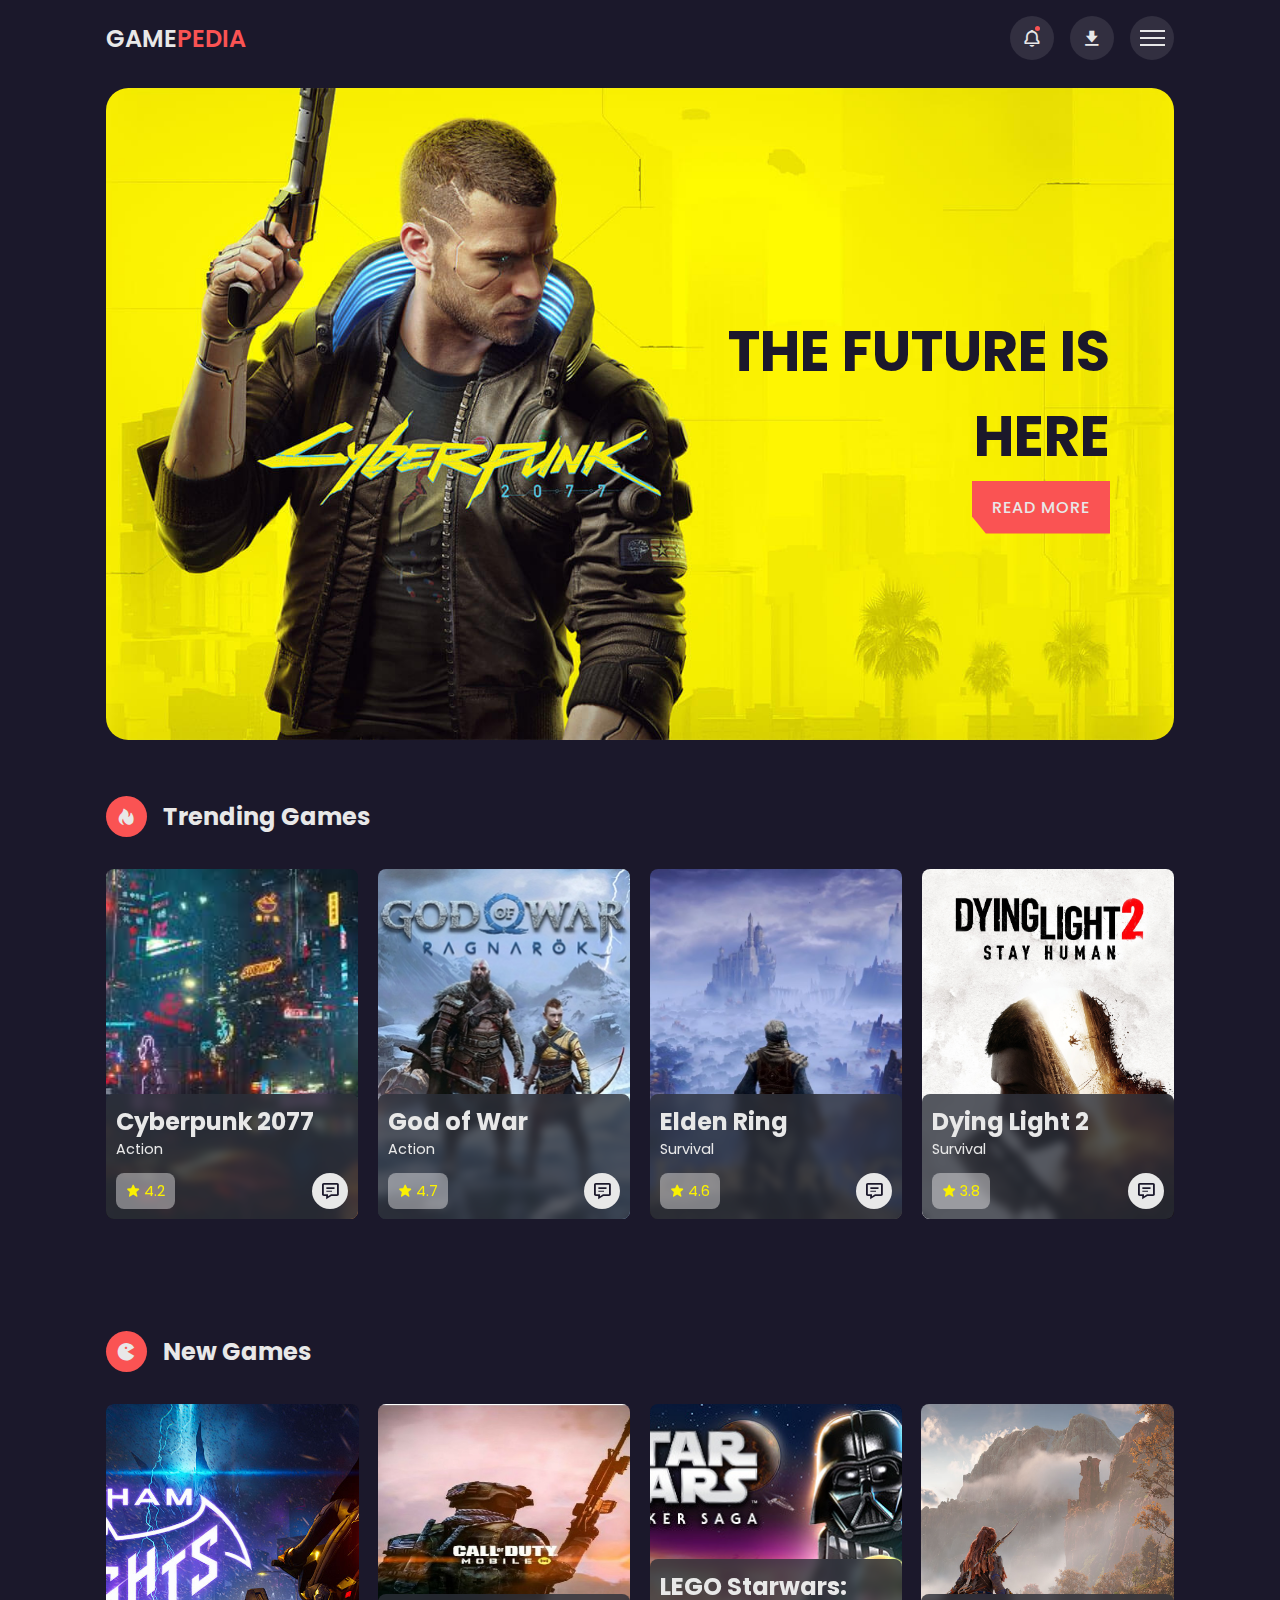
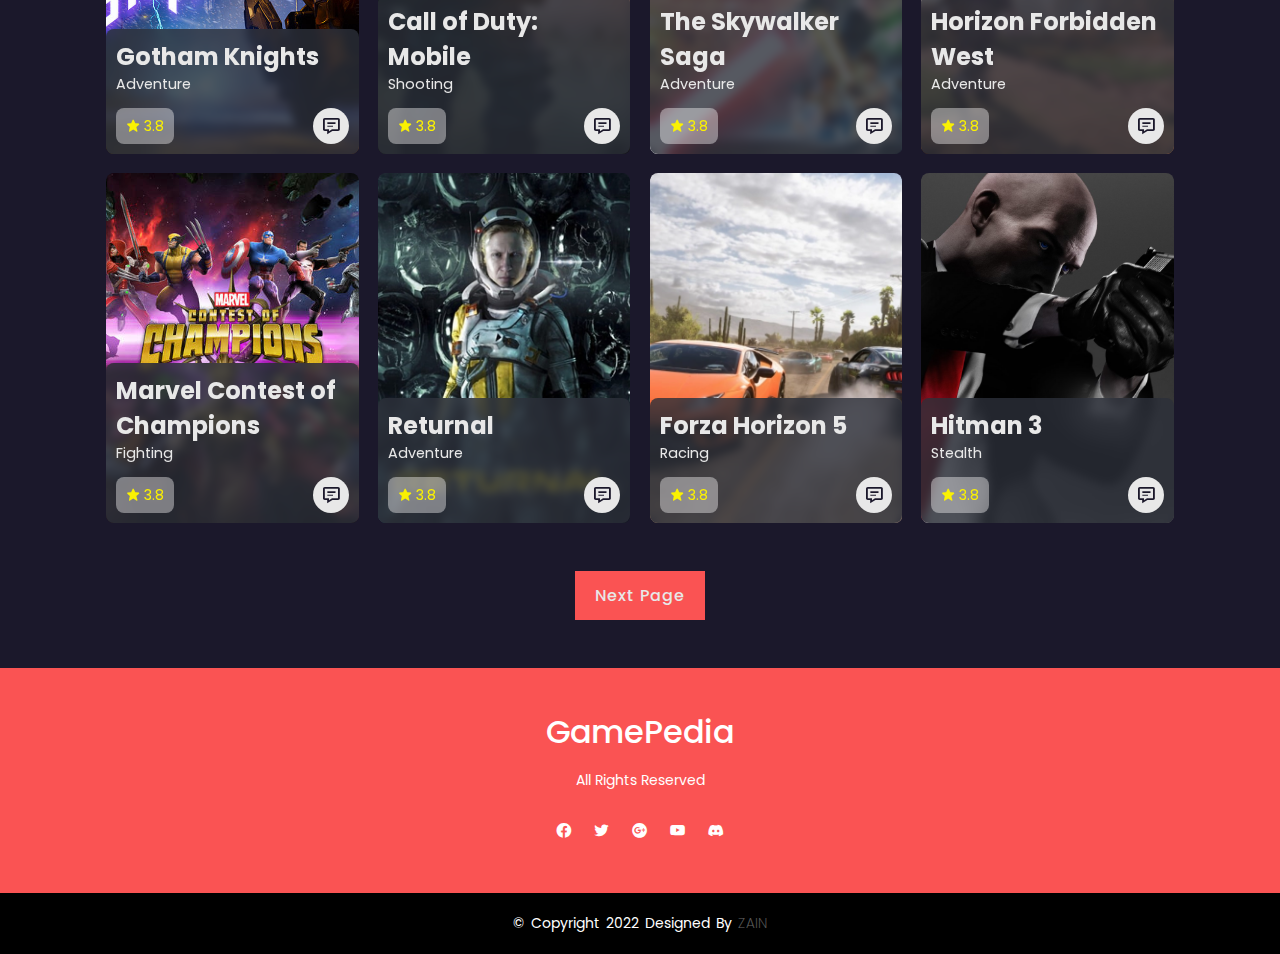
<file: html_files/index.html>
<!DOCTYPE html>
<html lang="en">
<head>
    <meta charset="UTF-8">
    <meta http-equiv="X-UA-Compatible" content="IE=edge">
    <meta name="viewport" content="width=device-width, initial-scale=1.0">
    <title>Gamepedia</title>

    <!--Linking CSS file-->
    <link rel="stylesheet" href="/css_files/styles.css">
    <!--Linking Swiper CSS file-->
    <link rel="stylesheet" href="/css_files/swiper-bundle.min.css">
    <!--We need icons for boxes we are going to make-->
    <link href='https://unpkg.com/boxicons@2.1.4/css/boxicons.min.css' rel='stylesheet'>
</head>
<body>
    <!--Let's start with the header-->
    <header>
        <!--Navigation bar-->
        <div class="nav container">
            <!--Here comes our Logo-->
            <a href="/html_files/index.html" class="logo">Game<span>pedia</span></a>
            <!--Navbar icons-->
            <div class="nav-icons">
                <i class='bx bx-bell bx-tada' id="bell-icon"><span></span></i>
                <i class='bx bxs-download'></i>
                <div class="menu-icon">
                    <div class="line1"></div>
                    <div class="line2"></div>
                    <div class="line3"></div>
                </div>
            </div>
            
            <!--Menu-->
            <div class="menu">
                <img src="/resources/images/nfs unbound (clip art 2).jpg" alt="">
                <div class="navbar">
                    <li><a href="/html_files/index.html">Home</a><span class="menuItemArrow"><i class='bx bx-chevron-left'></i></span></li>
                    <li><a href="#trending">Trending Games</a><span class="menuItemArrow"><i class='bx bx-chevron-left'></i></span></li>
                    <li><a href="#new">New Games</a><span class="menuItemArrow"><i class='bx bx-chevron-left'></i></span></li>
                    <li><a href="#android">Android Games</a><span class="menuItemArrow"><i class='bx bx-chevron-left'></i></span></li>
                    <li><a href="/html_files/myStore.html">Our merchandise</a><span class="menuItemArrow"><i class='bx bx-chevron-left'></i></span></li>
                </div>
            </div>

            <!--Notifications-->
            <div class="notification">
                <div class="notification-box">
                    <i class='bx bxs-check-circle'></i>
                    <p>Congratulations, Gamer. Your game downloaded successfully!</p>
                </div>
                <div class="notification-box box-color">
                    <i class='bx bxs-x-circle'></i>
                    <p>Changes could not be applied.</p>
                </div>
            </div>

        </div>
    </header>

    

    <!--A FREAKIN HOME SECTION--> 
    <section class="home container" id="home">
        <img src="/resources/images/home.png" alt="">
        <div class="home-text">
            <h1>The Future is <br> HERE</h1>
            <a href="/html_files/cyberpunk_page.html" class="btn">Read more</a>
        </div>
    </section> 
    <!--OBV AN END TO HOME SECTION-->

    <!--Trendy Section's Start-->
    <section class="trending container" id="trending">
        <div class="heading">
            <i class='bx bxs-hot'></i>
            <h2>Trending Games</h2>
        </div>

        <div class="trending-content swiper">
            <div class="swiper-wrapper">
                <!--1st Slide-->
                <div class="swiper-slide">
                    <div class="box">
                        <img src="/resources/images/cyber_punk_mytake_2.jpg" alt="">
                        <div class="box-text">
                            <h2>Cyberpunk 2077</h2>
                            <h3>Action</h3>
                            <div class="rating-download">
                                <div class="rating">
                                    <i class='bx bxs-star'></i>
                                    <span>4.2</span>
                                </div>
                                <a href="#" class="box-btn"><i class='bx bx-message-detail'></i></a>
                            </div> 
                        </div>
                    </div>
                </div>

                <!--2nd Slide-->
                <div class="swiper-slide">
                    <div class="box">
                        <img src="/resources/images/God_of_War_Ragnarök_cover.jpg" alt="">
                        <div class="box-text">
                            <h2>God of War</h2>
                            <h3>Action</h3>
                            <div class="rating-download">
                                <div class="rating">
                                    <i class='bx bxs-star'></i>
                                    <span>4.7</span>
                                </div>
                                <a href="#" class="box-btn"><i class='bx bx-message-detail'></i></a>
                            </div> 
                        </div>
                    </div>
                </div>

                 <!--3rd Slide-->
                 <div class="swiper-slide">
                    <div class="box">
                        <img src="/resources/images/elden ring my take.jpg" alt="">
                        <div class="box-text">
                            <h2>Elden Ring</h2>
                            <h3>Survival</h3>
                            <div class="rating-download">
                                <div class="rating">
                                    <i class='bx bxs-star'></i>
                                    <span>4.6</span>
                                </div>
                                <a href="#" class="box-btn"><i class='bx bx-message-detail'></i></a>
                            </div> 
                        </div>
                    </div>
                </div>

                 <!--4th Slide-->
                 <div class="swiper-slide">
                    <div class="box">
                        <img src="/resources/images/trending6.jpg" alt="">
                        <div class="box-text">
                            <h2>Dying Light 2</h2>
                            <h3>Survival</h3>
                            <div class="rating-download">
                                <div class="rating">
                                    <i class='bx bxs-star'></i>
                                    <span>3.8</span>
                                </div>
                                <a href="#" class="box-btn"><i class='bx bx-message-detail'></i></a>
                            </div> 
                        </div>
                    </div>
                </div>

                 <!--5th Slide-->
                 <div class="swiper-slide">
                    <div class="box">
                        <img src="/resources/images/rey msterio wwe 2k22.png" alt="">
                        <div class="box-text">
                            <h2>WWE 2K22</h2>
                            <h3>Fighting</h3>
                            <div class="rating-download">
                                <div class="rating">
                                    <i class='bx bxs-star'></i>
                                    <span>3.7</span>
                                </div>
                                <a href="#" class="box-btn"><i class='bx bx-message-detail'></i></a>
                            </div> 
                        </div>
                    </div>
                </div>

                 <!--6th Slide-->
                 <div class="swiper-slide">
                    <div class="box">
                        <img src="/resources/images/trending7.png" alt="">
                        <div class="box-text">
                            <h2>Halo Infinte</h2>
                            <h3>Survival</h3>
                            <div class="rating-download">
                                <div class="rating">
                                    <i class='bx bxs-star'></i>
                                    <span>3.8</span>
                                </div>
                                <a href="#" class="box-btn"><i class='bx bx-message-detail'></i></a>
                            </div> 
                        </div>
                    </div>
                </div>

                 <!--7th Slide-->
                <div class="swiper-slide">
                    <div class="box">
                        <img src="/resources/images/trending3.jpg" alt="">
                        <div class="box-text">
                            <h2>Assassin's Creed</h2>
                            <h3>Survival</h3>
                            <div class="rating-download">
                                <div class="rating">
                                    <i class='bx bxs-star'></i>
                                    <span>3.8</span>
                                </div>
                                <a href="#" class="box-btn"><i class='bx bx-message-detail'></i></a>
                            </div> 
                        </div>
                    </div>
                </div>

        </div>
    </section>
    <!--Trendy Section's End-->
    
    <!--New Games Section-->

    <section class="new container" id="new">
        <div class="heading">
            <i class='bx bxs-game'></i>
            <h2>New Games</h2>
        </div>

        <!--Now for the content-->
        <div class="new-content">
            <!--The First Box-->
            <div class="box">
                <img src="/resources/images/gotham-knights (take 4).jpg" alt="">
                <div class="box-text">
                    <h2>Gotham Knights</h2>
                    <h3>Adventure</h3>
                    <div class="rating-download">
                        <div class="rating">
                            <i class='bx bxs-star'></i>
                            <span>3.8</span>
                        </div>
                        <a href="#" class="box-btn"><i class='bx bx-message-detail'></i></a>
                    </div> 
                </div>
            </div>

              <!--The Second Box-->
              <div class="box">
                <img src="/resources/images/new2.jpg" alt="">
                <div class="box-text">
                    <h2>Call of Duty: Mobile</h2>
                    <h3>Shooting</h3>
                    <div class="rating-download">
                        <div class="rating">
                            <i class='bx bxs-star'></i>
                            <span>3.8</span>
                        </div>
                        <a href="#" class="box-btn"><i class='bx bx-message-detail'></i></a>
                    </div> 
                </div>
            </div>

            <!--The Third Box-->
            <div class="box">
                <img src="/resources/images/lego starwars skywalker saga.jpg" alt="">
                <div class="box-text">
                    <h2>LEGO Starwars: The Skywalker Saga</h2>
                    <h3>Adventure</h3>
                    <div class="rating-download">
                        <div class="rating">
                            <i class='bx bxs-star'></i>
                            <span>3.8</span>
                        </div>
                        <a href="#" class="box-btn"><i class='bx bx-message-detail'></i></a>
                    </div> 
                </div>
            </div>

            <!--The Fourth Box-->
            <div class="box">
                <img src="/resources/images/horizon (take 1).jpg" alt="">
                <div class="box-text">
                    <h2>Horizon Forbidden West</h2>
                    <h3>Adventure</h3>
                    <div class="rating-download">
                        <div class="rating">
                            <i class='bx bxs-star'></i>
                            <span>3.8</span>
                        </div>
                        <a href="#" class="box-btn"><i class='bx bx-message-detail'></i></a>
                    </div> 
                </div>
            </div>

            <!--The Fifth Box-->
            <div class="box">
                <img src="/resources/images/new8.jpg" alt="">
                <div class="box-text">
                    <h2>Marvel Contest of Champions</h2>
                    <h3>Fighting</h3>
                    <div class="rating-download">
                        <div class="rating">
                            <i class='bx bxs-star'></i>
                            <span>3.8</span>
                        </div>
                        <a href="#" class="box-btn"><i class='bx bx-message-detail'></i></a>
                    </div> 
                </div>
            </div>

            <!--The Sixth Box-->
            <div class="box">
                <img src="/resources/images/returnal take 1.jpg" alt="">
                <div class="box-text">
                    <h2>Returnal</h2>
                    <h3>Adventure</h3>
                    <div class="rating-download">
                        <div class="rating">
                            <i class='bx bxs-star'></i>
                            <span>3.8</span>
                        </div>
                        <a href="#" class="box-btn"><i class='bx bx-message-detail'></i></a>
                    </div> 
                </div>
            </div>

            <!--The Seventh Box-->
            <div class="box">
                <img src="/resources/images/forza take 2.png" alt="">
                <div class="box-text">
                    <h2>Forza Horizon 5</h2>
                    <h3>Racing</h3>
                    <div class="rating-download">
                        <div class="rating">
                            <i class='bx bxs-star'></i>
                            <span>3.8</span>
                        </div>
                        <a href="#" class="box-btn"><i class='bx bx-message-detail'></i></a>
                    </div> 
                </div>
            </div>

            <!--The Eigth Box-->
            <div class="box">
                <img src="/resources/images/hitman take 4.jpg" alt="">
                <div class="box-text">
                    <h2>Hitman 3</h2>
                    <h3>Stealth</h3>
                    <div class="rating-download">
                        <div class="rating">
                            <i class='bx bxs-star'></i>
                            <span>3.8</span>
                        </div>
                        <a href="#" class="box-btn"><i class='bx bx-message-detail'></i></a>
                    </div> 
                </div>
            </div>
        </div>

        <div class="next-page">
            <a href="/html_files/nextPage.html">Next Page</a>
        </div>
    </section>
    <!--New Games' Section's End-->

    <!--THE COPYRIGTH SECTION-->
    <footer>
       <!-- <div class="copyright container">
            <a href="#" class="logo">Game<span>Pedia</span></a>
            <p>&#169; Weedy All Rights Reserved</p>
        </div>-->
        <div class="footer-content">
            <h3>Game<span>Pedia</span></h3>
            <p>All Rights Reserved</p>
            <ul class="socials">
                <li><a href="#"><i class='bx bxl-facebook-circle'></i></a></li>
                <li><a href="#"><i class='bx bxl-twitter' ></i></a></li>
                <li><a href="#"><i class='bx bxl-google-plus-circle' ></i></a></li>
                <li><a href="#"><i class='bx bxl-youtube' ></i></a></li>
                <li><a href="#"><i class='bx bxl-discord-alt' ></i></a></li>
            </ul>
        </div>

        <div class="footer-bottom">
            <p>&copy; copyright 2022 designed by <span>Zain</span></p>
        </div>
    </footer>
    <!--Ending the COPYRIGHT SECTION-->






    <!--Linking the Swiper File-->
    <script src="/js_files/swiper-bundle.min.js"></script>
    <!--Let's link our JS file-->
    <script src="/js_files/index.js"></script>
</body>
</html>
</file>
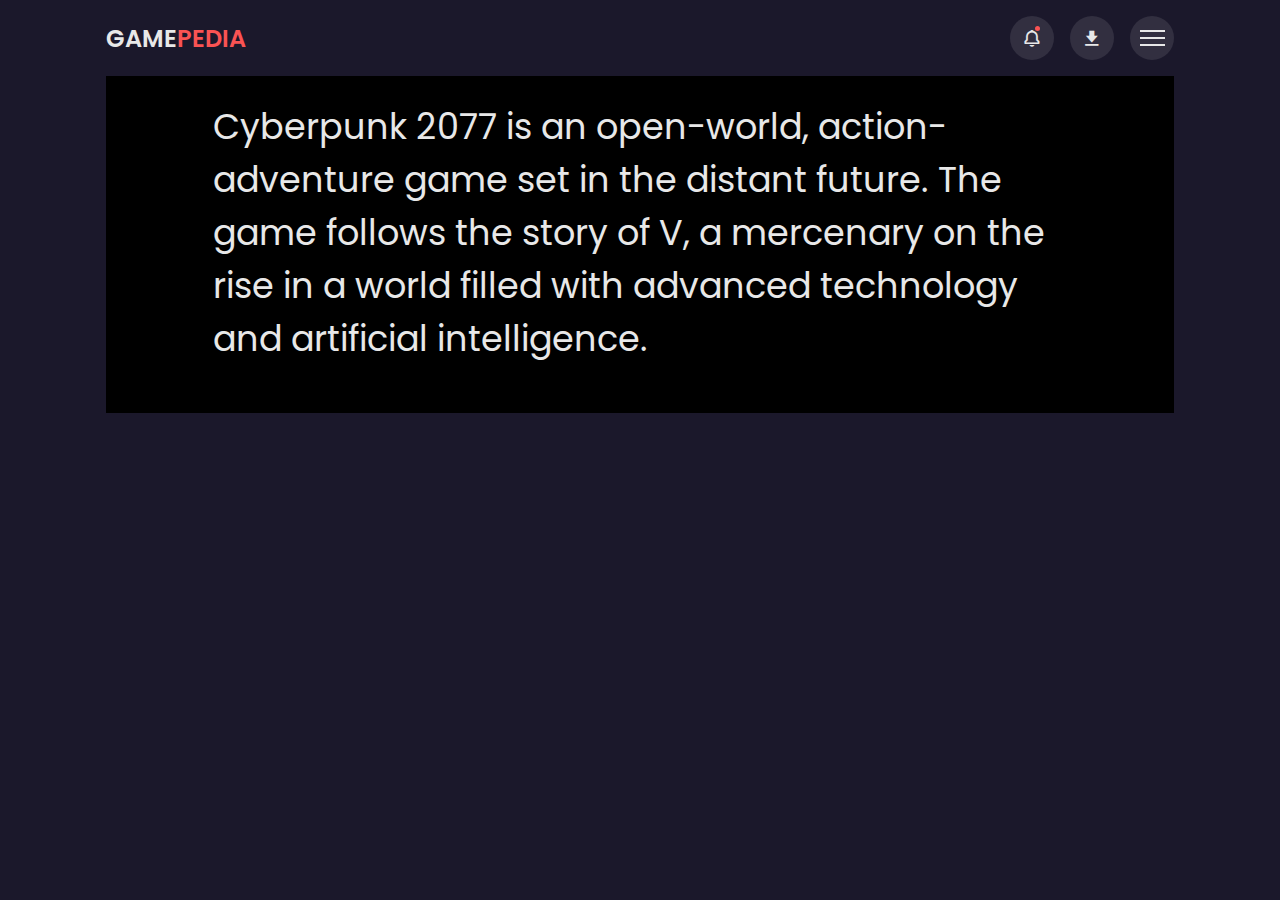
<file: html_files/cyberpunk_page.html>
<!DOCTYPE html>
<html lang="en">
<head>
    <meta charset="UTF-8">
    <meta http-equiv="X-UA-Compatible" content="IE=edge">
    <meta name="viewport" content="width=device-width, initial-scale=1.0">
    <title>Gamepedia</title>

    

    <!--Linking CSS file-->
    <link rel="stylesheet" href="/css_files/styles.css">
    <!--Linking Swiper CSS file-->
    <link rel="stylesheet" href="/css_files/swiper-bundle.min.css">
    <!--We need icons for boxes we are going to make-->
    <link href='https://unpkg.com/boxicons@2.1.4/css/boxicons.min.css' rel='stylesheet'>
</head>
<body>
    <!--Let's start with the header-->
    <header>
        <!--Navigation bar-->
        <div class="nav container">
            <!--Here comes our Logo-->
            <a href="/html_files/index.html" class="logo">Game<span>pedia</span></a>
            <!--Navbar icons-->
            <div class="nav-icons">
                <i class='bx bx-bell bx-tada' id="bell-icon"><span></span></i>
                <i class='bx bxs-download'></i>
                <div class="menu-icon">
                    <div class="line1"></div>
                    <div class="line2"></div>
                    <div class="line3"></div>
                </div>
            </div>
            
            <!--Menu-->
            <div class="menu">
                <img src="/resources/images/nfs unbound (clip art 2).jpg" alt="">
                <div class="navbar">
                    <li><a href="/html_files/index.html">Home</a></li>
                    <li><a href="#trending">Trending Games</a></li>
                    <li><a href="#new">New Games</a></li>
                    <li><a href="#android">Android Games</a></li>
                    <li><a href="#contact">Contact Us</a></li>
                </div>
            </div>
            <!--Menu ends here, bud-->

            <!--Notifications-->
            <div class="notification">
                <div class="notification-box">
                    <i class='bx bxs-check-circle'></i>
                    <p>Congratulations, Gamer. Your game downloaded successfully!</p>
                </div>
                <div class="notification-box box-color">
                    <i class='bx bxs-x-circle'></i>
                    <p>Changes could not be applied.</p>
                </div>
            </div>
        </div>
        <!--Navigation ends here-->
    </header>
    <!--HEADER ends here-->

    <section class="cyberpunk_container">
       <!--<img src="/resources/images/Cyberpunk-2077-Free-Font-—-FONTSrepo.png" alt="">-->
        <div class="cyberpunk_text_container">
            <div class="cyberpunk_text"><p>Cyberpunk 2077 is an open-world, action-adventure game set in the distant future. The game follows the story of V, a mercenary on the rise in a world filled with advanced technology and artificial intelligence.</p></div>
        </div>
    </section>


        
    

    <!--Linking the Swiper File-->
    <script src="/js_files/swiper-bundle.min.js"></script>
    <!--Let's link our JS file-->
    <script src="/js_files/index.js"></script>
</body>
</html>
</file>
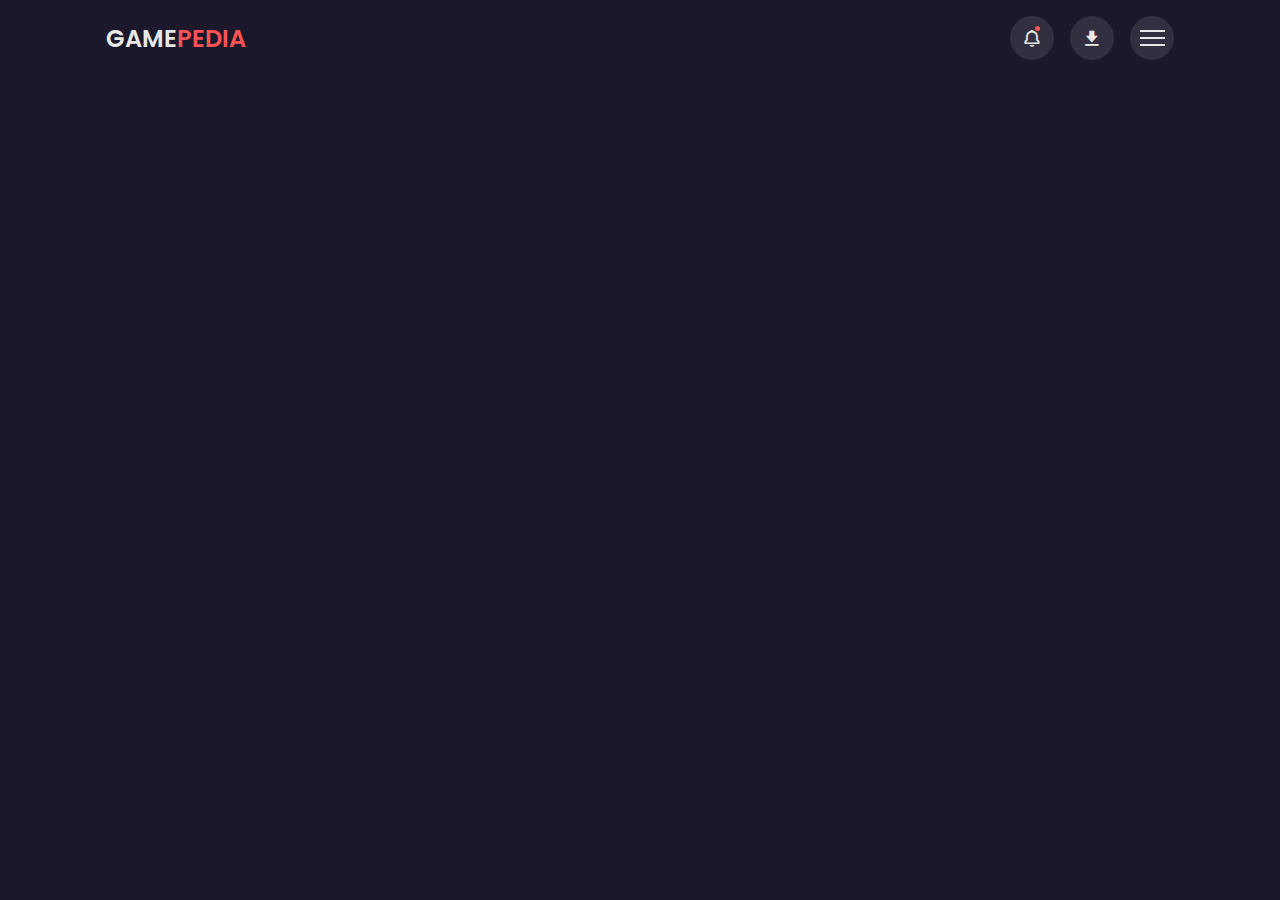
<file: html_files/nextPage.html>
<!DOCTYPE html>
<html lang="en">
<head>
    <meta charset="UTF-8">
    <meta http-equiv="X-UA-Compatible" content="IE=edge">
    <meta name="viewport" content="width=device-width, initial-scale=1.0">
    <title>Gamepedia</title>

    

    <!--Linking CSS file-->
    <link rel="stylesheet" href="/css_files/styles.css">
    <!--Linking Swiper CSS file-->
    <link rel="stylesheet" href="/css_files/swiper-bundle.min.css">
    <!--We need icons for boxes we are going to make-->
    <link href='https://unpkg.com/boxicons@2.1.4/css/boxicons.min.css' rel='stylesheet'>
</head>
<body>
    <!--Let's start with the header-->
    <header>
        <!--Navigation bar-->
        <div class="nav container">
            <!--Here comes our Logo-->
            <a href="/html_files/index.html" class="logo">Game<span>pedia</span></a>
            <!--Navbar icons-->
            <div class="nav-icons">
                <i class='bx bx-bell bx-tada' id="bell-icon"><span></span></i>
                <i class='bx bxs-download'></i>
                <div class="menu-icon">
                    <div class="line1"></div>
                    <div class="line2"></div>
                    <div class="line3"></div>
                </div>
            </div>
            
            <!--Menu-->
            <div class="menu">
                <img src="/resources/images/nfs unbound (clip art 2).jpg" alt="">
                <div class="navbar">
                    <li><a href="/html_files/index.html">Home</a><span class="menuItemArrow"><i class='bx bx-chevron-left'></i></span></li>
                    <li><a href="#trending">Trending Games</a><span class="menuItemArrow"><i class='bx bx-chevron-left'></i></span></li>
                    <li><a href="#new">New Games</a><span class="menuItemArrow"><i class='bx bx-chevron-left'></i></span></li>
                    <li><a href="#android">Android Games</a><span class="menuItemArrow"><i class='bx bx-chevron-left'></i></span></li>
                    <li><a href="#contact">Contact Us</a><span class="menuItemArrow"><i class='bx bx-chevron-left'></i></span></li>
                </div>
            </div>

            <!--Notifications-->
            <div class="notification">
                <div class="notification-box">
                    <i class='bx bxs-check-circle'></i>
                    <p>Congratulations, Gamer. Your game downloaded successfully!</p>
                </div>
                <div class="notification-box box-color">
                    <i class='bx bxs-x-circle'></i>
                    <p>Changes could not be applied.</p>
                </div>
            </div>
        </div>
    </header>

    


    <!--Linking the Swiper File-->
    <script src="/js_files/swiper-bundle.min.js"></script>
    <!--Let's link our JS file-->
    <script src="/js_files/index.js"></script>
</body>
</html>
</file>
<file: css_files/styles.css>
/*  Font style: Poppins
    Courtesy of Google Fonts
*/
@import url('https://fonts.googleapis.com/css2?family=Poppins&display=swap');
@import url('https://fonts.googleapis.com/css2?family=Poppins:ital,wght@0,400;1,800&family=Roboto+Condensed:wght@700&display=swap');

*{
    font-family: 'Poppins', sans-serif;
    margin: 0;
    padding: 0;
    scroll-behavior: smooth;
    box-sizing: none;
    list-style: none;
    text-decoration: none;
    scroll-padding-top: 2rem;

}

/*Defining some variables*/
:root {
    --main-color: #fa5353;
    --dark-color: #1b182b;
    --light-color: #322f40;
    --text-color: hsl(0, 0%, 91%);
}

::selection{
    color: var(--text-color);
    background: var(--main-color);
}

section{
    padding: 4rem 0 3rem;
}

img{
    width: 100%;
}

body{
    color: var(--text-color);
    background: var(--dark-color);

}

.container{
    max-width: 1068px;
    margin: auto;
    width: 100%;
}

.cyberpunk_container{
    padding-top: 50px;
    display: flex;
    justify-content: center;
    max-width: 1068px;
    margin: auto;
    width: 100%;
    background-color: #000;
    scroll-behavior: smooth;
}

.cyberpunk_text_container{
    padding-top: 50px;
    font-size: 35px;
    width: 80%;
}

.cyberpunk_container .cyberpunk_text_container p{
    display: flex;
    align-items: center;
}

header{
    position: fixed;
    top: 0;
    left: 0;
    width: 100%;
    background: var(--dark-color);
    z-index: 100;
}

.nav{
    display: flex;
    align-items: center;
    justify-content: center;
    padding: 16px 0;
}

.logo{
    font-size: 1.5rem;
    font-weight: 600;
    color: var(--text-color);
    text-transform: uppercase;
    margin: 0 auto 0 0;
}

/*This is how you style within text*/
.logo span{
    color: var(--main-color)
}

/* styling nav icons*/
.nav-icons{
    display: flex;
    align-items: center;
    column-gap: 1rem;
}

.nav-icons .bx{
    font-size: 20px;
    height: 44px;
    width: 44px;
    display: grid;
    place-items: center;
    color: var(--text-color);
    background: var(--light-color);
    border-radius: 50%;
    cursor: pointer;
}

#bell-icon{
    position: relative;
}

#bell-icon span{
    content: '';
    width: 5px;
    height: 5px;
    border-radius: 50%;
    background: var(--main-color);
    position: absolute;
    top: 10px;
    right: 14px;
}

#bell-icon:hover{
    opacity: 0.5;
}

.menu-icon{
    display: flex;
    flex-direction: column;
    align-items: center;
    justify-content: center;
    row-gap: 5px;
    height: 44px;
    width: 44px;
    border-radius: 50%;
    background: var(--light-color);
    cursor: pointer;
    z-index: 200;
    transition: 0.3s;
}

.menu-icon:hover{
   opacity: 0.5;
}

.menu-icon div{
    display: block;
    background: var(--text-color);
    height: 2px;
    width: 25px;
    transition: 0.3s;
}

/*Making these lines move all groovy
.move .line1{
    transform: rotate(-45deg) translate(-5px, 5px);
}
.move .line2{
    opacity: 0;
}
.move .line3{
    transform: rotate(-45deg) translate(-5px, -5px);
}

*/


.menu{
    position: fixed;
    left: 0;
    top: 0;
    width: 100%;
    height: 100vh;
    background: rgba(0, 0, 14, 0.9);
    z-index: 106;
    display: flex;
    align-items: center;
    justify-content: space-between;
    transition: 0.5s;
    clip-path: circle(0% at 100% 0%);
}

.menu.active{
    clip-path: circle(144% at 100% 0%);
}

/*Let's deal with that pesky image*/
.menu img{
    width: 700px;
    clip-path: polygon(49% 12%, 94% 45%, 82% 100%, 7% 79%, 20% 46%);
}

.navbar{
    display: grid;
    row-gap: 2rem;
    text-align: right;
    padding-right: 2rem;
}

.navbar a{
    font-size: 1.6rem;
    color: var(--text-color);
    font-weight: 500;   
    transition: 0.2s;
}

.navbar a:hover{
    color: rgb(65, 206, 36);
    border-bottom: 4px solid white;
    font-size: 2.5rem;
    transition: 0.25s;
}

/* Somethin bout notifications*/
.notification{
    position: absolute;
    top: 110%;
    right: 5rem;
    background: var(--light-color);
    width: 300px;
    height: 350px;
    border-radius: 0.5rem;
    padding: 10px;
    display: flex;
    flex-direction: column;
    row-gap: 1rem;
    clip-path: circle(0% at 100% 0%);
}

.notification.active{
    clip-path: circle(144% at 100% 0%);
    transition: 0.3s;
}

.notification-box{
    display:flex;
    align-items: baseline;
    column-gap: 1rem;
    border-radius: 0.5rem;
    background: var(--dark-color);
    padding: 10px;
}

.notification-box .bx{
    color: #faf102;
}

.box-color{
    background: hsl(0, 0%, 100%, 0.4);
}


.box-color .bx{
    color: var(--main-color);
}

/*Styling the home section*/
.home{
    position: relative;
    min-height: 540px;
    display: flex;
    align-items: center;
    justify-content: flex-end;
    margin-top: 5rem;
}

.home img{
    position: absolute;
    width: 100%;
    height: 100%;
    object-fit: cover;
    border-radius: 1.4rem;
    z-index: -1;
}

.home-text{
    padding-right: 4rem;
    text-align: right;
}

.home-text h1{
    font-size: 3.5rem;
    text-transform: uppercase;
    color: var(--dark-color);
    margin-bottom: 1rem; 
}

.btn{
    background: var(--main-color);
    padding: 15px 20px;
    color: var(--text-color);
    text-transform: uppercase;
    letter-spacing: 1px;
    font-weight: 500;
    clip-path: polygon(0 0, 100% 0%, 100% 100%, 10% 100%, 0% 68%)
}

.btn:hover{
    background: var(--light-color);
    transition: 0.3s all linear;


}

.heading{
    display: flex;
    align-items: center;
    column-gap: 1rem;
    margin-bottom: 2rem; 
}

.heading .bx{
    font-size: 21px;
    color: var(--text-color);
    background: var(--main-color);
    padding: 10px;
    border-radius: 5rem;
}

.heading h2{
   /* 
    font-size: 1.2rem;
    font-weight: 500;
    */
}

.box{
    position: relative;
    width: 100%;
    height: 350px;
    border-radius: 0.5rem;
}

.box img{
    width: 100%;
    height: 100%;
    object-fit: cover;
    border-radius: 0.5rem;
}

.box .box-text{
    position: absolute;
    right: 0;
    left: 0;
    bottom: 0;
    padding: 10px;
    background: hsl(227, 14%, 20%, 0.8);
    backdrop-filter: blur(4px);
    border-radius: 0.5rem;
}

.box .box-text h2{
    font-size: 1.5rem;
    font-weight: 700; 
}

.box .box-text h3{
    font-size: 0.9rem;
    font-weight: 400;
    margin-bottom: 0.8rem;
}

.rating-download{
    display: flex;
    justify-content: space-between;
}

.rating{
    display: flex;
    align-items: center;
    column-gap: 4px;
    background: hsl(0, 0%, 100%, 0.4);
    padding: 4px 10px;
    border-radius: 0.5rem;
}

.rating .bx{
    color: #faf102;
    font-size: 0.9rem;   
}

.rating span{
    color: #faf102;
    font-size: 0.9rem;
}

.box-btn .bx{
    padding: 8px;
    background: var(--text-color);
    border-radius: 5rem;
    color: var(--dark-color);
    font-weight: 400;
    font-size: 20px;
}


.box-btn .bx:hover{
    background-color: var(--main-color);
    opacity: 0.5;
}

.new-content{
    display: grid;
    grid-template-columns: repeat(auto-fit, minmax(240px, auto));
    gap: 1.2rem;
}

.next-page{
    display: flex;
    justify-content: center;
    align-items: center;
    margin-top: 3rem;
}

.next-page a{
    background: var(--main-color);
    padding: 12px 20px;
    color: var(--text-color);
    letter-spacing: 1px;
    font-weight: 500;
}

.next-page a:hover{
    background: var(--light-color);
    transition: 0.3s all linear;
}

/*Styling COPYRIGHT



.copyright{
    display: flex;
    justify-content: space-between;
    padding: 20px;
}

.copyright p {
    font-size: 0.9rem;
    color: var(--text-color);
}

*/

footer{
    position: relative;
    bottom: 0;
    left: 0;
    right: 0;   
    background:var(--main-color);
    height: auto;
    width: 100vw;
    font-family: Open Sans;
    padding-top: 40px;
    color: #fff;
}

.footer-content {
    display: flex;
    align-items: center;
    justify-content: center;
    flex-direction: column;
    text-align: center;
}

.footer-content h3{
    font-size: 2rem;
    font-weight: 500;
    text-transform: capitalize;
    line-height: 3rem;
}

.footer-content p{
    max-width: 500px;
    margin: 10px auto;
    line-height: 28px;
    font-size: 14px;
}

.socials{
    list-style: none;
    display: flex;
    align-items: center;
    justify-content: center;
    margin: 1rem 0 3rem 0;
}


.socials li{
    margin: 0 10px;
}

.socials a{
    text-decoration: none;
    color: #fff;
}

.socials a i{
    font-size: 1.1rem;
    transition: color 0.4s ease;
}

.socials a i:hover{
    color: aqua;
}

.footer-bottom{
    background: #000;
    width: 100vw;
    padding: 20px 0;
    text-align: center;
}

.footer-bottom p{
    font-size: 14px;
    word-spacing: 2px;
    text-transform: capitalize;
}

.footer-bottom span{
    text-transform: uppercase;
    opacity: 0.4;
    font-weight: 200;
}


/*
Let's comment our code for hiding the scrollbar because it does look sorta weird
html::-webkit-scrollbar {
    display: none;
}
*/
</file>
